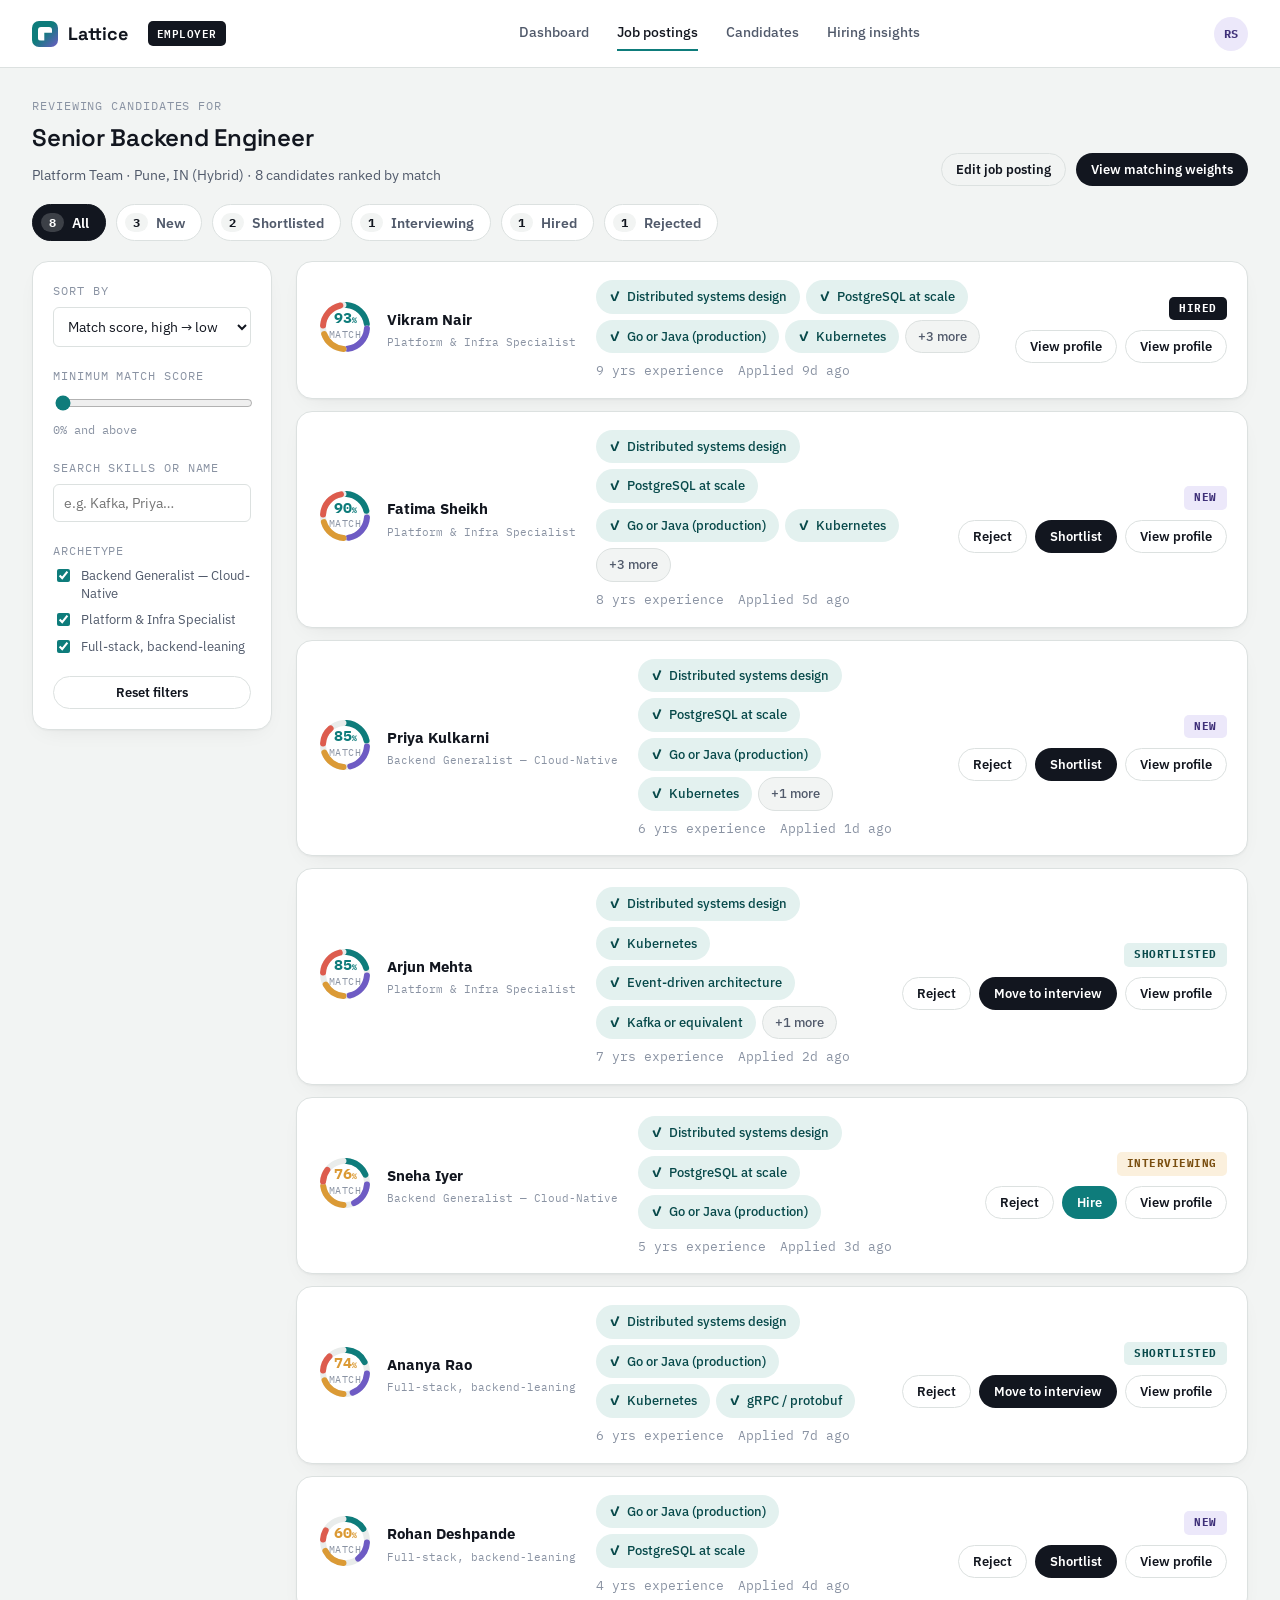
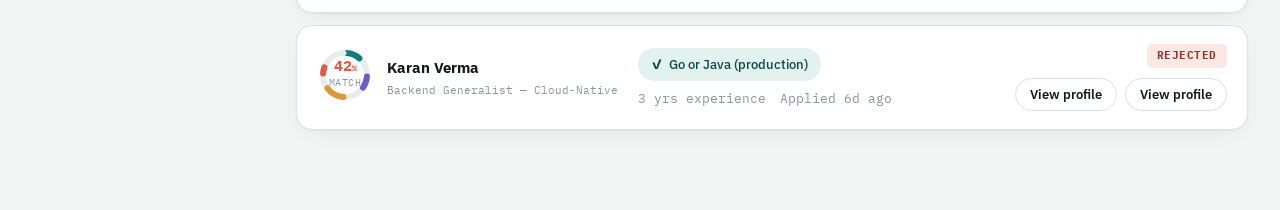
<file: candidate-review/index.html>
<!doctype html>
<html lang="en">
<head>
<meta charset="UTF-8">
<title>Candidate Review · Senior Backend Engineer — Lattice</title>
<meta name="viewport" content="width=device-width, initial-scale=1">
<link rel="preconnect" href="https://fonts.googleapis.com">
<link href="https://fonts.googleapis.com/css2?family=Space+Grotesk:wght@500;600;700&family=IBM+Plex+Sans:wght@400;500;600&family=IBM+Plex+Mono:wght@400;500;600&display=swap" rel="stylesheet">
<link rel="stylesheet" href="../shared/tokens.css">
<link rel="stylesheet" href="candidate-review.css">
</head>
<body>

<header class="lattice-nav">
  <div class="brand"><span class="mark"></span> Lattice <span class="badge badge-ink nav-mode">Employer</span></div>
  <nav>
    <a href="#">Dashboard</a>
    <a href="#" class="active">Job postings</a>
    <a href="#">Candidates</a>
    <a href="#">Hiring insights</a>
  </nav>
  <div class="nav-right">
    <div class="avatar">RS</div>
  </div>
</header>

<div class="cr-context">
  <div class="cr-context-left">
    <span class="eyebrow">Reviewing candidates for</span>
    <h1>Senior Backend Engineer</h1>
    <span class="cr-context-sub">Platform Team · Pune, IN (Hybrid) · 24 candidates ranked by match</span>
  </div>
  <div class="cr-context-actions">
    <button class="btn btn-ghost btn-sm">Edit job posting</button>
    <button class="btn btn-primary btn-sm">View matching weights</button>
  </div>
</div>

<div class="cr-pipeline" id="pipelineBar">
  <button class="pipe-chip active" data-status="all"><span class="pipe-count">24</span>All</button>
  <button class="pipe-chip" data-status="new"><span class="pipe-count">14</span>New</button>
  <button class="pipe-chip" data-status="shortlisted"><span class="pipe-count">5</span>Shortlisted</button>
  <button class="pipe-chip" data-status="interview"><span class="pipe-count">2</span>Interviewing</button>
  <button class="pipe-chip" data-status="hired"><span class="pipe-count">1</span>Hired</button>
  <button class="pipe-chip" data-status="rejected"><span class="pipe-count">2</span>Rejected</button>
</div>

<main class="cr-shell">

  <!-- ============ FILTERS ============ -->
  <aside class="cr-filters card">
    <div class="filter-group">
      <span class="eyebrow">Sort by</span>
      <select id="sortSelect" class="cr-select">
        <option value="score">Match score, high → low</option>
        <option value="score_asc">Match score, low → high</option>
        <option value="recent">Most recently applied</option>
        <option value="experience">Years of experience</option>
      </select>
    </div>

    <div class="filter-group">
      <span class="eyebrow">Minimum match score</span>
      <input type="range" min="0" max="100" value="0" id="scoreSlider" class="cr-range">
      <div class="cr-range-val"><span id="scoreSliderVal">0</span>% and above</div>
    </div>

    <div class="filter-group">
      <span class="eyebrow">Search skills or name</span>
      <input type="text" id="searchInput" class="cr-input" placeholder="e.g. Kafka, Priya…">
    </div>

    <div class="filter-group">
      <span class="eyebrow">Archetype</span>
      <div class="filter-checks" id="archetypeFilters">
        <label><input type="checkbox" value="Backend Generalist — Cloud-Native" checked> Backend Generalist — Cloud-Native</label>
        <label><input type="checkbox" value="Platform & Infra Specialist" checked> Platform & Infra Specialist</label>
        <label><input type="checkbox" value="Full-stack, backend-leaning" checked> Full-stack, backend-leaning</label>
      </div>
    </div>

    <button class="btn btn-ghost btn-sm" id="resetFilters" style="width:100%;">Reset filters</button>
  </aside>

  <!-- ============ CANDIDATE LIST ============ -->
  <section class="cr-list" id="candidateList"></section>

</main>

<!-- ============ CANDIDATE DRAWER ============ -->
<div class="drawer-overlay" id="drawerOverlay" hidden>
  <div class="drawer card" role="dialog" aria-modal="true" aria-labelledby="drawerName">
    <button class="modal-close" id="drawerClose" aria-label="Close">✕</button>

    <div class="drawer-head">
      <div class="drawer-avatar" id="drawerAvatar"></div>
      <div>
        <h3 id="drawerName">—</h3>
        <span class="eyebrow" id="drawerArchetype">—</span>
      </div>
      <div id="drawerRing" class="drawer-ring"></div>
    </div>

    <nav class="drawer-tabs">
      <button class="drawer-tab active" data-dtab="profile">Profile</button>
      <button class="drawer-tab" data-dtab="skills">Skill match</button>
      <button class="drawer-tab" data-dtab="delta">What's different</button>
    </nav>

    <div class="drawer-panel" data-dpanel="profile">
      <section class="drawer-block">
        <span class="eyebrow">AI summary</span>
        <p id="drawerSummary" class="drawer-summary"></p>
      </section>
      <section class="drawer-block">
        <span class="eyebrow">Work experience</span>
        <ul class="drawer-history" id="drawerHistory"></ul>
      </section>
      <section class="drawer-block">
        <span class="eyebrow">Education & certifications</span>
        <ul class="drawer-history" id="drawerEducation"></ul>
      </section>
    </div>

    <div class="drawer-panel" data-dpanel="skills" hidden>
      <section class="drawer-block">
        <span class="eyebrow">Required for this role</span>
        <div class="chip-row" id="drawerSkillRow"></div>
      </section>
      <section class="drawer-block">
        <span class="eyebrow">Score breakdown</span>
        <div id="drawerLegend" class="drawer-legend"></div>
      </section>
    </div>

    <div class="drawer-panel" data-dpanel="delta" hidden>
      <section class="drawer-block">
        <span class="eyebrow">vs. typical archetype peers</span>
        <p class="drawer-delta-intro">Stored as a delta against the closest resume archetype — these are the parts of this resume that diverge from that baseline.</p>
        <ul class="delta-list" id="drawerDelta"></ul>
      </section>
    </div>

    <div class="drawer-footer">
      <button class="btn btn-ghost btn-sm" id="drawerReject">Reject</button>
      <button class="btn btn-ghost btn-sm" id="drawerShortlist">Shortlist</button>
      <button class="btn btn-primary btn-sm" id="drawerInterview">Move to interview</button>
      <button class="btn btn-teal btn-sm" id="drawerHire">Hire candidate</button>
    </div>
  </div>
</div>

<!-- ============ FEEDBACK MODAL (on hire) ============ -->
<div class="modal-overlay" id="feedbackOverlay" hidden>
  <div class="modal card feedback-modal" role="dialog" aria-modal="true" aria-labelledby="feedbackTitle">
    <button class="modal-close" id="feedbackClose" aria-label="Close">✕</button>
    <span class="eyebrow">Feedback improves future matching</span>
    <h3 id="feedbackTitle">Why was <span id="feedbackName">this candidate</span> selected?</h3>
    <p class="modal-sub">Your answer trains the matching model for future Senior Backend Engineer searches.</p>

    <label class="apply-field">
      <span>What stood out about this hire?</span>
      <textarea rows="3" placeholder="e.g. Strong ownership of a similar migration at their last role…"></textarea>
    </label>

    <div class="apply-field">
      <span>Which skills mattered most in the decision?</span>
      <div class="chip-row" id="feedbackSkillChips"></div>
    </div>

    <label class="apply-field">
      <span>What differentiated them from other candidates?</span>
      <textarea rows="3" placeholder="e.g. Only candidate with hands-on Kafka migration experience…"></textarea>
    </label>

    <div class="modal-actions">
      <button class="btn btn-ghost" id="feedbackSkip">Skip for now</button>
      <button class="btn btn-teal" id="feedbackSubmit">Submit feedback</button>
    </div>
  </div>
</div>

<div class="toast" id="toast" hidden></div>

<script src="../shared/match-ring.js"></script>
<script src="candidate-review.js"></script>
</body>
</html>
</file>
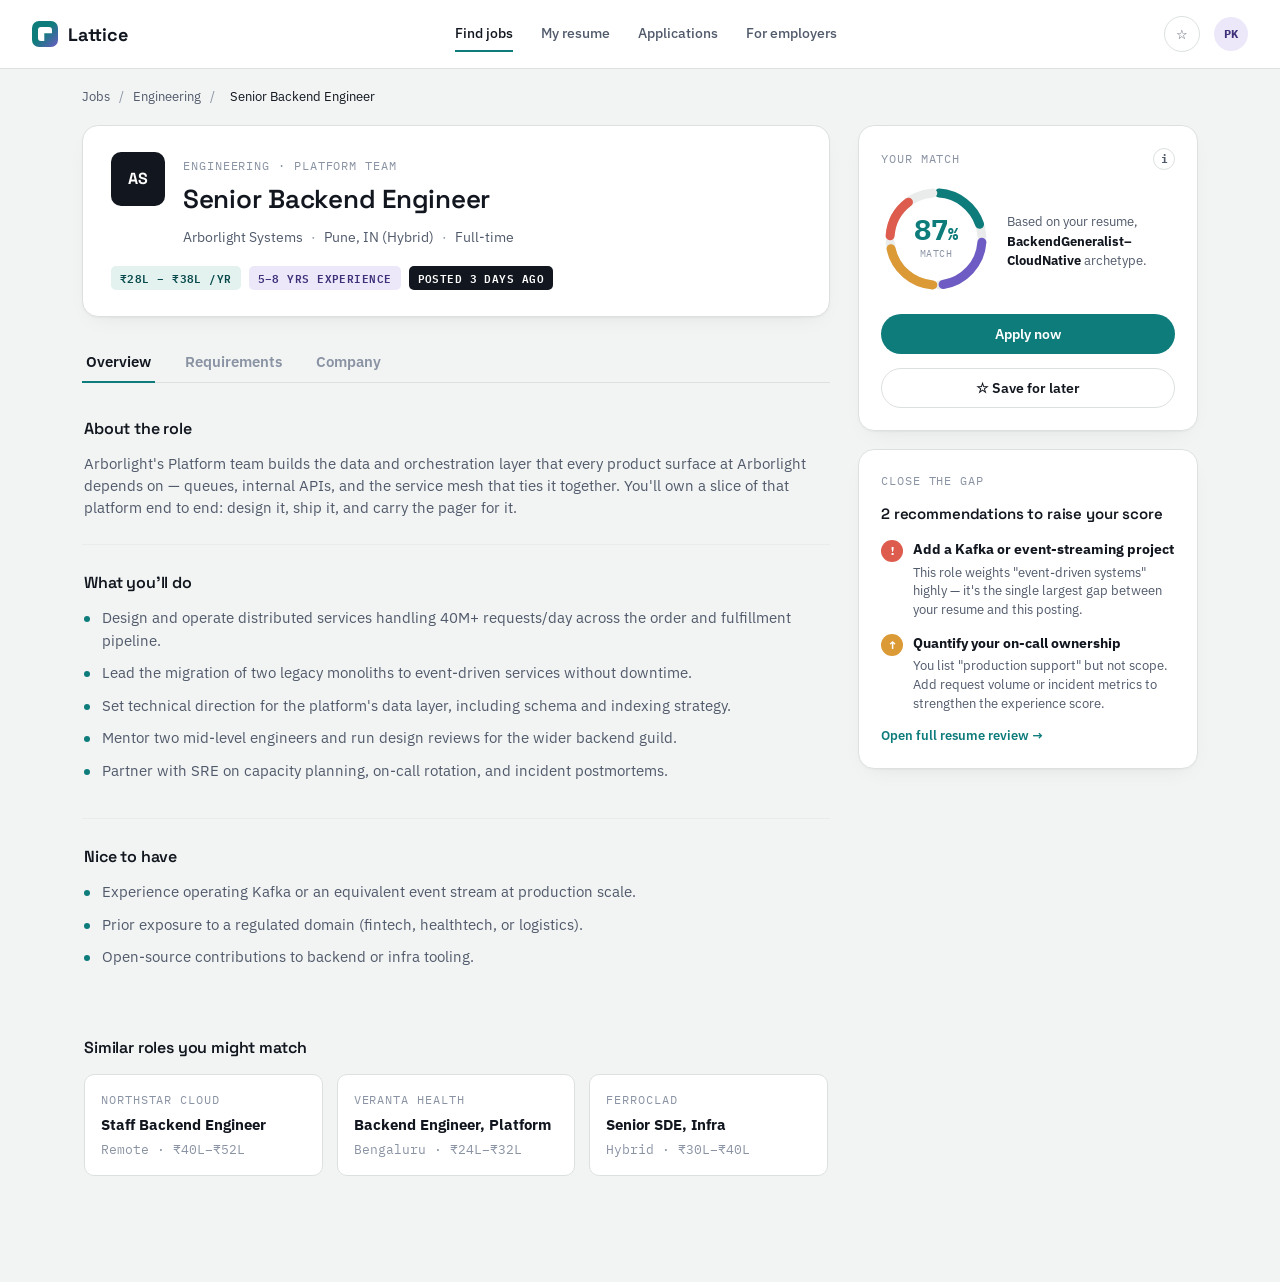
<file: job-detail/index.html>
<!doctype html>
<html lang="en">
<head>
<meta charset="UTF-8">
<title>Senior Backend Engineer · Arborlight Systems — Lattice</title>
<meta name="viewport" content="width=device-width, initial-scale=1">
<link rel="preconnect" href="https://fonts.googleapis.com">
<link href="https://fonts.googleapis.com/css2?family=Space+Grotesk:wght@500;600;700&family=IBM+Plex+Sans:wght@400;500;600&family=IBM+Plex+Mono:wght@400;500;600&display=swap" rel="stylesheet">
<link rel="stylesheet" href="../shared/tokens.css">
<link rel="stylesheet" href="job-detail.css">
</head>
<body>

<header class="lattice-nav">
  <div class="brand"><span class="mark"></span> Lattice</div>
  <nav>
    <a href="#" class="active">Find jobs</a>
    <a href="#">My resume</a>
    <a href="#">Applications</a>
    <a href="#">For employers</a>
  </nav>
  <div class="nav-right">
    <button class="icon-btn" id="saveJobTop" title="Save job" aria-label="Save job">☆</button>
    <div class="avatar">PK</div>
  </div>
</header>

<div class="jd-breadcrumb">
  <a href="#">Jobs</a> <span>/</span> <a href="#">Engineering</a> <span>/</span> <span class="current">Senior Backend Engineer</span>
</div>

<main class="jd-shell">

  <!-- ============ LEFT: job content ============ -->
  <section class="jd-main">

    <div class="jd-headcard card">
      <div class="jd-headcard-top">
        <div class="jd-logo" aria-hidden="true">AS</div>
        <div class="jd-head-text">
          <span class="eyebrow">Engineering · Platform Team</span>
          <h1>Senior Backend Engineer</h1>
          <div class="jd-meta-row">
            <span class="jd-meta">Arborlight Systems</span>
            <span class="jd-dot">·</span>
            <span class="jd-meta">Pune, IN (Hybrid)</span>
            <span class="jd-dot">·</span>
            <span class="jd-meta">Full-time</span>
          </div>
        </div>
      </div>
      <div class="jd-headcard-tags">
        <span class="badge badge-teal">₹28L – ₹38L /yr</span>
        <span class="badge badge-violet">5–8 yrs experience</span>
        <span class="badge badge-ink">Posted 3 days ago</span>
      </div>
    </div>

    <nav class="jd-tabs" role="tablist">
      <button class="jd-tab active" data-tab="overview">Overview</button>
      <button class="jd-tab" data-tab="requirements">Requirements</button>
      <button class="jd-tab" data-tab="company">Company</button>
    </nav>

    <div class="jd-panel" data-panel="overview">
      <section class="jd-block">
        <h3>About the role</h3>
        <p>
          Arborlight's Platform team builds the data and orchestration layer that every product
          surface at Arborlight depends on — queues, internal APIs, and the service mesh that ties
          it together. You'll own a slice of that platform end to end: design it, ship it, and carry
          the pager for it.
        </p>
      </section>

      <section class="jd-block">
        <h3>What you'll do</h3>
        <ul class="jd-bullets">
          <li>Design and operate distributed services handling 40M+ requests/day across the order and fulfillment pipeline.</li>
          <li>Lead the migration of two legacy monoliths to event-driven services without downtime.</li>
          <li>Set technical direction for the platform's data layer, including schema and indexing strategy.</li>
          <li>Mentor two mid-level engineers and run design reviews for the wider backend guild.</li>
          <li>Partner with SRE on capacity planning, on-call rotation, and incident postmortems.</li>
        </ul>
      </section>

      <section class="jd-block">
        <h3>Nice to have</h3>
        <ul class="jd-bullets">
          <li>Experience operating Kafka or an equivalent event stream at production scale.</li>
          <li>Prior exposure to a regulated domain (fintech, healthtech, or logistics).</li>
          <li>Open-source contributions to backend or infra tooling.</li>
        </ul>
      </section>
    </div>

    <div class="jd-panel" data-panel="requirements" hidden>
      <section class="jd-block">
        <h3>Required skills</h3>
        <p class="jd-block-sub">Skills below are checked against your uploaded resume.</p>
        <div class="chip-row" id="skillChipRow"></div>
      </section>
      <section class="jd-block">
        <h3>Qualifications</h3>
        <ul class="jd-bullets">
          <li>Bachelor's degree in Computer Science, Engineering, or equivalent practical experience.</li>
          <li>5+ years building backend systems in production.</li>
          <li>Demonstrated ownership of a service from design through on-call.</li>
        </ul>
      </section>
      <section class="jd-block">
        <h3>Certifications (preferred, not required)</h3>
        <div class="chip-row">
          <span class="chip mono">AWS Solutions Architect</span>
          <span class="chip mono">CKA — Kubernetes</span>
        </div>
      </section>
    </div>

    <div class="jd-panel" data-panel="company" hidden>
      <section class="jd-block">
        <h3>About Arborlight Systems</h3>
        <p>
          Arborlight builds inventory and fulfillment infrastructure for mid-size retailers. Founded
          in 2017, the platform team is 22 engineers across Pune and remote, split between backend
          services, data infra, and developer tooling.
        </p>
        <div class="company-stats">
          <div><span class="stat-num">220</span><span class="stat-label">Employees</span></div>
          <div><span class="stat-num">2017</span><span class="stat-label">Founded</span></div>
          <div><span class="stat-num">4.3</span><span class="stat-label">Employer rating</span></div>
        </div>
      </section>
    </div>

    <section class="jd-block similar-jobs">
      <h3>Similar roles you might match</h3>
      <div class="similar-grid">
        <a class="similar-card" href="#">
          <span class="eyebrow">Northstar Cloud</span>
          <strong>Staff Backend Engineer</strong>
          <span class="similar-meta">Remote · ₹40L–₹52L</span>
        </a>
        <a class="similar-card" href="#">
          <span class="eyebrow">Veranta Health</span>
          <strong>Backend Engineer, Platform</strong>
          <span class="similar-meta">Bengaluru · ₹24L–₹32L</span>
        </a>
        <a class="similar-card" href="#">
          <span class="eyebrow">Ferroclad</span>
          <strong>Senior SDE, Infra</strong>
          <span class="similar-meta">Hybrid · ₹30L–₹40L</span>
        </a>
      </div>
    </section>

  </section>

  <!-- ============ RIGHT: match + apply ============ -->
  <aside class="jd-side">

    <div class="card jd-match-card">
      <div class="jd-match-top">
        <span class="eyebrow">Your match</span>
        <button class="icon-btn icon-btn-tiny" id="whyScoreBtn" aria-expanded="false" title="How is this calculated?">i</button>
      </div>
      <div class="jd-ring-row">
        <div id="matchRing"></div>
        <div class="jd-ring-summary">
          <p>Based on your resume, <strong>BackendGeneralist–CloudNative</strong> archetype.</p>
        </div>
      </div>

      <div class="jd-why" id="whyScorePanel" hidden>
        <p class="jd-why-text">
          Your overall score weights each section the way this employer ranked it: skills and
          experience carry the most weight for this role, education and certifications less so.
        </p>
        <div class="jd-why-row"><span>Skills</span><span class="mono">weight ×0.40</span></div>
        <div class="jd-why-row"><span>Experience</span><span class="mono">weight ×0.35</span></div>
        <div class="jd-why-row"><span>Education</span><span class="mono">weight ×0.15</span></div>
        <div class="jd-why-row"><span>Certifications</span><span class="mono">weight ×0.10</span></div>
      </div>

      <button class="btn btn-teal jd-apply-btn" id="applyBtn">Apply now</button>
      <button class="btn btn-ghost jd-save-btn" id="saveJobBtn">☆ Save for later</button>
    </div>

    <div class="card jd-gap-card">
      <span class="eyebrow">Close the gap</span>
      <h4>2 recommendations to raise your score</h4>
      <ul class="jd-gap-list">
        <li>
          <span class="gap-icon coral">!</span>
          <div>
            <strong>Add a Kafka or event-streaming project</strong>
            <p>This role weights "event-driven systems" highly — it's the single largest gap between your resume and this posting.</p>
          </div>
        </li>
        <li>
          <span class="gap-icon amber">↑</span>
          <div>
            <strong>Quantify your on-call ownership</strong>
            <p>You list "production support" but not scope. Add request volume or incident metrics to strengthen the experience score.</p>
          </div>
        </li>
      </ul>
      <a class="jd-gap-link" href="#">Open full resume review →</a>
    </div>

  </aside>
</main>

<!-- ============ APPLY MODAL ============ -->
<div class="modal-overlay" id="applyOverlay" hidden>
  <div class="modal card" role="dialog" aria-modal="true" aria-labelledby="applyTitle">
    <button class="modal-close" id="applyClose" aria-label="Close">✕</button>
    <span class="eyebrow">Arborlight Systems</span>
    <h3 id="applyTitle">Apply to Senior Backend Engineer</h3>
    <p class="modal-sub">Your structured resume profile is sent — no re-typing required.</p>
    <div class="apply-resume-row">
      <span class="badge badge-teal">resume.pdf · analyzed</span>
      <span class="mono apply-match">87% match</span>
    </div>
    <label class="apply-field">
      <span>Note to hiring team (optional)</span>
      <textarea rows="3" placeholder="Anything you'd like to add to your application…"></textarea>
    </label>
    <div class="modal-actions">
      <button class="btn btn-ghost" id="applyCancel">Cancel</button>
      <button class="btn btn-teal" id="applySubmit">Submit application</button>
    </div>
  </div>
</div>

<div class="toast" id="toast" hidden></div>

<script src="../shared/match-ring.js"></script>
<script src="job-detail.js"></script>
</body>
</html>
</file>
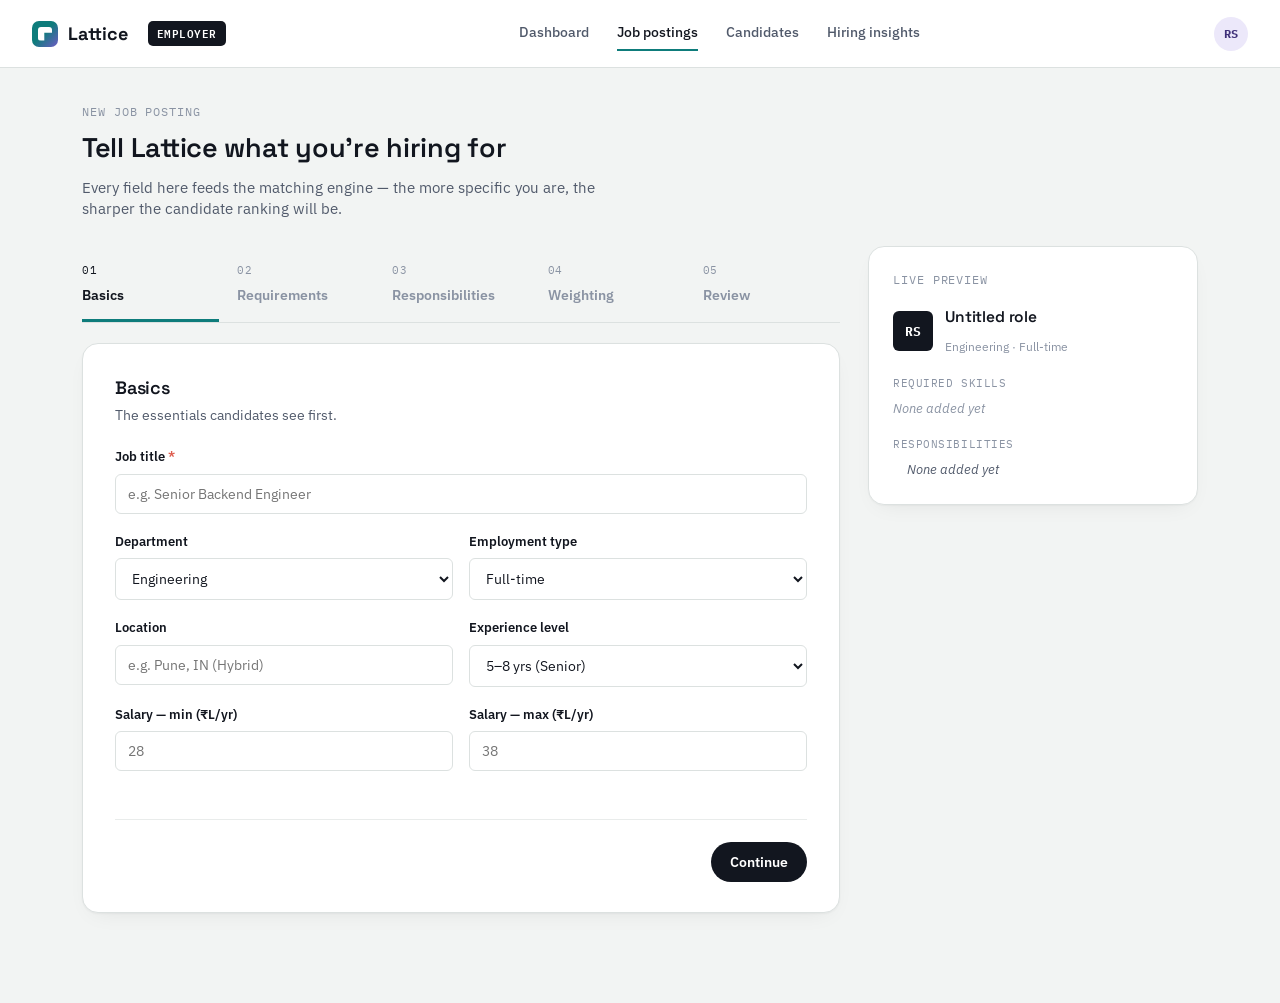
<file: job-wizard/index.html>
<!doctype html>
<html lang="en">
<head>
<meta charset="UTF-8">
<title>Create a job posting — Lattice</title>
<meta name="viewport" content="width=device-width, initial-scale=1">
<link rel="preconnect" href="https://fonts.googleapis.com">
<link href="https://fonts.googleapis.com/css2?family=Space+Grotesk:wght@500;600;700&family=IBM+Plex+Sans:wght@400;500;600&family=IBM+Plex+Mono:wght@400;500;600&display=swap" rel="stylesheet">
<link rel="stylesheet" href="../shared/tokens.css">
<link rel="stylesheet" href="job-wizard.css">
</head>
<body>

<header class="lattice-nav">
  <div class="brand"><span class="mark"></span> Lattice <span class="badge badge-ink nav-mode">Employer</span></div>
  <nav>
    <a href="#">Dashboard</a>
    <a href="#" class="active">Job postings</a>
    <a href="#">Candidates</a>
    <a href="#">Hiring insights</a>
  </nav>
  <div class="nav-right"><div class="avatar">RS</div></div>
</header>

<div class="wiz-head">
  <span class="eyebrow">New job posting</span>
  <h1>Tell Lattice what you're hiring for</h1>
  <p class="wiz-head-sub">Every field here feeds the matching engine — the more specific you are, the sharper the candidate ranking will be.</p>
</div>

<main class="wiz-shell" id="wizardRoot">

  <!-- ============ STEPPER + FORM ============ -->
  <section class="wiz-form-col">

    <ol class="wiz-stepper" id="stepper">
      <li class="wiz-step-dot active" data-step="1"><span class="dot-num">01</span><span class="dot-label">Basics</span></li>
      <li class="wiz-step-dot" data-step="2"><span class="dot-num">02</span><span class="dot-label">Requirements</span></li>
      <li class="wiz-step-dot" data-step="3"><span class="dot-num">03</span><span class="dot-label">Responsibilities</span></li>
      <li class="wiz-step-dot" data-step="4"><span class="dot-num">04</span><span class="dot-label">Weighting</span></li>
      <li class="wiz-step-dot" data-step="5"><span class="dot-num">05</span><span class="dot-label">Review</span></li>
    </ol>

    <form class="wiz-form card" id="wizardForm">

      <!-- STEP 1 — BASICS -->
      <div class="wiz-panel" data-panel="1">
        <h3>Basics</h3>
        <p class="wiz-panel-sub">The essentials candidates see first.</p>

        <label class="wiz-field">
          <span>Job title <span class="req">*</span></span>
          <input type="text" id="f-title" placeholder="e.g. Senior Backend Engineer" required>
        </label>

        <div class="wiz-row">
          <label class="wiz-field">
            <span>Department</span>
            <select id="f-department">
              <option>Engineering</option><option>Product</option><option>Design</option>
              <option>Data & AI</option><option>Sales</option><option>Operations</option>
            </select>
          </label>
          <label class="wiz-field">
            <span>Employment type</span>
            <select id="f-type">
              <option>Full-time</option><option>Part-time</option><option>Contract</option><option>Internship</option>
            </select>
          </label>
        </div>

        <div class="wiz-row">
          <label class="wiz-field">
            <span>Location</span>
            <input type="text" id="f-location" placeholder="e.g. Pune, IN (Hybrid)">
          </label>
          <label class="wiz-field">
            <span>Experience level</span>
            <select id="f-explevel">
              <option>0–2 yrs (Junior)</option><option>2–5 yrs (Mid)</option>
              <option selected>5–8 yrs (Senior)</option><option>8+ yrs (Staff / Lead)</option>
            </select>
          </label>
        </div>

        <div class="wiz-row">
          <label class="wiz-field">
            <span>Salary — min (₹L/yr)</span>
            <input type="number" id="f-salmin" placeholder="28">
          </label>
          <label class="wiz-field">
            <span>Salary — max (₹L/yr)</span>
            <input type="number" id="f-salmax" placeholder="38">
          </label>
        </div>
      </div>

      <!-- STEP 2 — REQUIREMENTS -->
      <div class="wiz-panel" data-panel="2" hidden>
        <h3>Requirements</h3>
        <p class="wiz-panel-sub">Skills are matched directly against each candidate's resume profile.</p>

        <label class="wiz-field">
          <span>Required skills <span class="req">*</span></span>
          <div class="chip-input" id="skillChipInput">
            <div class="chip-input-tags" id="skillTags"></div>
            <input type="text" id="f-skillEntry" placeholder="Type a skill and press Enter…">
          </div>
          <span class="wiz-hint">e.g. Kubernetes, PostgreSQL, Event-driven architecture</span>
        </label>

        <label class="wiz-field">
          <span>Preferred certifications (optional)</span>
          <div class="chip-input" id="certChipInput">
            <div class="chip-input-tags" id="certTags"></div>
            <input type="text" id="f-certEntry" placeholder="Type a certification and press Enter…">
          </div>
        </label>

        <div class="wiz-row">
          <label class="wiz-field">
            <span>Minimum education</span>
            <select id="f-education">
              <option>No minimum</option>
              <option selected>Bachelor's degree or equivalent experience</option>
              <option>Master's degree</option>
            </select>
          </label>
          <label class="wiz-field">
            <span>Minimum years of experience</span>
            <input type="number" id="f-minyears" placeholder="5">
          </label>
        </div>
      </div>

      <!-- STEP 3 — RESPONSIBILITIES -->
      <div class="wiz-panel" data-panel="3" hidden>
        <h3>Responsibilities</h3>
        <p class="wiz-panel-sub">What this person will actually do day to day.</p>

        <div class="wiz-field">
          <span>Core responsibilities</span>
          <div class="dyn-list" id="respList"></div>
          <button type="button" class="btn btn-ghost btn-sm dyn-add" id="respAdd">+ Add responsibility</button>
        </div>

        <div class="wiz-field">
          <span>Nice to have (optional)</span>
          <div class="dyn-list" id="niceList"></div>
          <button type="button" class="btn btn-ghost btn-sm dyn-add" id="niceAdd">+ Add nice-to-have</button>
        </div>
      </div>

      <!-- STEP 4 — WEIGHTING -->
      <div class="wiz-panel" data-panel="4" hidden>
        <h3>Section weighting</h3>
        <p class="wiz-panel-sub">Tell the matching engine which parts of a resume matter most for this role. Adjusting one slider rebalances the rest, so the total always stays at 100%.</p>

        <div class="weight-rows" id="weightRows"></div>
        <div class="weight-total">Total <span id="weightTotal" class="mono">100%</span></div>
      </div>

      <!-- STEP 5 — REVIEW -->
      <div class="wiz-panel" data-panel="5" hidden>
        <h3>Review & publish</h3>
        <p class="wiz-panel-sub">This is exactly what candidates and the matching engine will see.</p>
        <div class="review-block" id="reviewBlock"></div>
      </div>

      <div class="wiz-nav-buttons">
        <button type="button" class="btn btn-ghost" id="wizBack">Back</button>
        <button type="button" class="btn btn-primary" id="wizNext">Continue</button>
        <button type="button" class="btn btn-teal" id="wizPublish" hidden>Publish job posting</button>
      </div>
    </form>
  </section>

  <!-- ============ LIVE PREVIEW ============ -->
  <aside class="wiz-preview-col">
    <div class="card wiz-preview-card">
      <span class="eyebrow">Live preview</span>
      <div class="prev-head">
        <div class="prev-logo">RS</div>
        <div>
          <h4 id="prevTitle">Untitled role</h4>
          <span class="prev-meta" id="prevMeta">Add details to see them appear here</span>
        </div>
      </div>

      <div class="prev-section">
        <span class="prev-label">Required skills</span>
        <div class="chip-row" id="prevSkills"><span class="prev-empty">None added yet</span></div>
      </div>

      <div class="prev-section">
        <span class="prev-label">Responsibilities</span>
        <ul class="prev-list" id="prevResp"><li class="prev-empty">None added yet</li></ul>
      </div>

      <div class="prev-section" id="prevWeightSection" hidden>
        <span class="prev-label">How candidates will be scored</span>
        <div class="prev-weight-row">
          <div id="weightRing"></div>
          <div class="weight-legend" id="weightLegend"></div>
        </div>
      </div>
    </div>
  </aside>

</main>

<!-- ============ SUCCESS STATE ============ -->
<div class="success-overlay" id="successOverlay" hidden>
  <div class="card success-card">
    <div class="success-mark">✓</div>
    <h2>Job posting published</h2>
    <p>Lattice will start scoring incoming resumes against this spec immediately. You can track ranked candidates from the review dashboard.</p>
    <div class="success-actions">
      <a class="btn btn-ghost" href="../candidate-review/index.html">Go to candidate review</a>
      <button class="btn btn-teal" id="postAnother">Post another job</button>
    </div>
  </div>
</div>

<script src="job-wizard.js"></script>
</body>
</html>
</file>
<file: shared/tokens.css>
/* ============================================================
   LATTICE — shared design tokens & base components
   Used by: job-detail, candidate-review, job-wizard
   ============================================================ */

:root{
  /* color */
  --ink:        #12161F;
  --ink-soft:   #515A6B;
  --ink-faint:  #8A93A3;
  --paper:      #F2F4F3;
  --surface:    #FFFFFF;
  --line:       #DCE1E0;
  --line-soft:  #E9ECEB;

  --teal:       #0E7C7B;
  --teal-dim:   #E3F1EF;
  --teal-ink:   #07494A;

  --amber:      #DB9A35;
  --amber-dim:  #FBF0DD;

  --coral:      #DD5C4E;
  --coral-dim:  #FBE8E5;

  --violet:     #6E5BC4;
  --violet-dim: #ECE8FA;

  /* type */
  --font-display: "Space Grotesk", "Helvetica Neue", Arial, sans-serif;
  --font-body:    "IBM Plex Sans", "Helvetica Neue", Arial, sans-serif;
  --font-mono:    "IBM Plex Mono", "SFMono-Regular", Menlo, monospace;

  /* scale */
  --radius-s:  6px;
  --radius-m:  10px;
  --radius-l:  16px;
  --shadow-card: 0 1px 2px rgba(18,22,31,0.04), 0 8px 24px -12px rgba(18,22,31,0.10);
  --shadow-pop:  0 12px 32px -8px rgba(18,22,31,0.22);
}

*,*::before,*::after{ box-sizing:border-box; }
html,body{ margin:0; padding:0; }
body{
  font-family:var(--font-body);
  color:var(--ink);
  background:var(--paper);
  -webkit-font-smoothing:antialiased;
  line-height:1.5;
}
img,svg{ display:block; max-width:100%; }
a{ color:inherit; text-decoration:none; }
button{ font-family:inherit; }
ul{ margin:0; padding:0; list-style:none; }
h1,h2,h3,h4{ margin:0; font-family:var(--font-display); font-weight:600; letter-spacing:-0.01em; }
p{ margin:0; }
:focus-visible{ outline:2px solid var(--teal); outline-offset:2px; border-radius:4px; }

.eyebrow{
  font-family:var(--font-mono);
  font-size:11.5px;
  letter-spacing:0.08em;
  text-transform:uppercase;
  color:var(--ink-faint);
}

/* ---------- top nav (shared shell) ---------- */
.lattice-nav{
  display:flex; align-items:center; justify-content:space-between;
  padding:16px 32px;
  background:var(--surface);
  border-bottom:1px solid var(--line);
  position:sticky; top:0; z-index:40;
}
.lattice-nav .brand{
  display:flex; align-items:center; gap:10px;
  font-family:var(--font-display); font-weight:700; font-size:18px; color:var(--ink);
}
.lattice-nav .brand .mark{
  width:26px; height:26px; border-radius:7px;
  background:
    linear-gradient(135deg, var(--teal) 0%, var(--teal) 45%, var(--violet) 100%);
  position:relative; flex:none;
}
.lattice-nav .brand .mark::before{
  content:""; position:absolute; inset:6px;
  background:var(--surface); border-radius:3px;
  clip-path:polygon(0 0,100% 0,100% 45%,45% 45%,45% 100%,0 100%);
}
.lattice-nav nav{ display:flex; gap:28px; }
.lattice-nav nav a{
  font-size:14px; color:var(--ink-soft); font-weight:500;
  padding:6px 0; border-bottom:2px solid transparent;
}
.lattice-nav nav a.active{ color:var(--ink); border-bottom-color:var(--teal); }
.lattice-nav .nav-right{ display:flex; align-items:center; gap:14px; }

/* ---------- buttons ---------- */
.btn{
  display:inline-flex; align-items:center; justify-content:center; gap:8px;
  font-family:var(--font-body); font-size:14px; font-weight:600;
  padding:10px 18px; border-radius:999px; border:1px solid transparent;
  cursor:pointer; transition:transform .15s ease, box-shadow .15s ease, background .15s ease;
  white-space:nowrap;
}
.btn:active{ transform:translateY(1px); }
.btn-primary{ background:var(--ink); color:var(--surface); }
.btn-primary:hover{ background:#262C3A; }
.btn-teal{ background:var(--teal); color:#fff; }
.btn-teal:hover{ background:var(--teal-ink); }
.btn-ghost{ background:transparent; color:var(--ink); border-color:var(--line); }
.btn-ghost:hover{ background:var(--paper); }
.btn-coral{ background:var(--coral); color:#fff; }
.btn-coral:hover{ background:#C24A3D; }
.btn-sm{ padding:7px 14px; font-size:13px; }
.btn:disabled{ opacity:.45; cursor:not-allowed; }
.icon-btn{
  width:36px; height:36px; border-radius:999px; border:1px solid var(--line);
  background:var(--surface); display:flex; align-items:center; justify-content:center;
  cursor:pointer; color:var(--ink-soft);
}
.icon-btn:hover{ background:var(--paper); color:var(--ink); }
.icon-btn.active{ background:var(--teal-dim); color:var(--teal-ink); border-color:var(--teal); }

/* ---------- card ---------- */
.card{
  background:var(--surface);
  border:1px solid var(--line);
  border-radius:var(--radius-l);
  box-shadow:var(--shadow-card);
}

/* ---------- chips / pills / tags ---------- */
.chip{
  display:inline-flex; align-items:center; gap:6px;
  font-size:13px; font-weight:500; padding:6px 12px;
  border-radius:999px; background:var(--paper); border:1px solid var(--line);
  color:var(--ink-soft);
}
.chip.matched{ background:var(--teal-dim); color:var(--teal-ink); border-color:transparent; }
.chip.matched::before{ content:"✓"; font-weight:700; }
.chip.missing{ background:var(--coral-dim); color:#8C3A30; border-color:transparent; border-style:dashed; border-width:1px; }
.chip.missing::before{ content:"+"; font-weight:700; }
.chip.mono{ font-family:var(--font-mono); font-size:12px; }
.chip-row{ display:flex; flex-wrap:wrap; gap:8px; }

.badge{
  display:inline-flex; align-items:center; gap:6px;
  font-family:var(--font-mono); font-size:11px; letter-spacing:.04em; text-transform:uppercase;
  padding:4px 9px; border-radius:5px; font-weight:600;
}
.badge-teal{ background:var(--teal-dim); color:var(--teal-ink); }
.badge-amber{ background:var(--amber-dim); color:#7A4F11; }
.badge-coral{ background:var(--coral-dim); color:#8C3A30; }
.badge-violet{ background:var(--violet-dim); color:#3F3079; }
.badge-ink{ background:var(--ink); color:var(--surface); }

/* ---------- match ring (see match-ring.js) ---------- */
.match-ring-wrap{ position:relative; display:inline-flex; align-items:center; justify-content:center; }
.match-ring-wrap .ring-center{
  position:absolute; inset:0; display:flex; flex-direction:column; align-items:center; justify-content:center;
}
.match-ring-wrap .ring-score{
  font-family:var(--font-mono); font-weight:700; line-height:1;
}
.match-ring-wrap .ring-label{
  font-family:var(--font-mono); font-size:9.5px; color:var(--ink-faint); letter-spacing:.06em; text-transform:uppercase; margin-top:2px;
}
.ring-seg{ fill:none; stroke-linecap:round; transform-origin:center; }

/* ---------- scrollbar (subtle) ---------- */
::-webkit-scrollbar{ width:10px; height:10px; }
::-webkit-scrollbar-thumb{ background:#D2D7D6; border-radius:999px; }
::-webkit-scrollbar-track{ background:transparent; }

/* ---------- utility ---------- */
.visually-hidden{ position:absolute; width:1px; height:1px; overflow:hidden; clip:rect(0,0,0,0); }
[hidden] { display: none !important; }
</file>
<file: candidate-review/candidate-review.css>
/* ============================================================
   candidate-review.css
   ============================================================ */

.avatar{
  width:34px; height:34px; border-radius:999px;
  background:var(--violet-dim); color:#3F3079;
  display:flex; align-items:center; justify-content:center;
  font-family:var(--font-mono); font-size:12px; font-weight:700;
}
.nav-mode{ margin-left:10px; vertical-align:1px; }

/* ---------- context bar ---------- */
.cr-context{
  max-width:1280px; margin:0 auto; padding:24px 32px 0;
  display:flex; align-items:flex-end; justify-content:space-between; gap:20px;
}
.cr-context-left h1{ font-size:24px; margin:4px 0 6px; }
.cr-context-sub{ font-size:13.5px; color:var(--ink-soft); }
.cr-context-actions{ display:flex; gap:10px; flex:none; }

/* ---------- pipeline chip bar ---------- */
.cr-pipeline{
  max-width:1280px; margin:18px auto 0; padding:0 32px;
  display:flex; gap:10px; flex-wrap:wrap;
}
.pipe-chip{
  display:flex; align-items:center; gap:8px;
  background:var(--surface); border:1px solid var(--line); border-radius:999px;
  padding:8px 16px 8px 8px; font-size:13.5px; font-weight:600; color:var(--ink-soft);
  cursor:pointer; transition:border-color .15s, color .15s;
}
.pipe-chip:hover{ border-color:var(--teal); color:var(--ink); }
.pipe-chip.active{ background:var(--ink); color:#fff; border-color:var(--ink); }
.pipe-chip.active .pipe-count{ background:rgba(255,255,255,.18); color:#fff; }
.pipe-count{
  font-family:var(--font-mono); font-size:11.5px; font-weight:700;
  background:var(--paper); color:var(--ink); border-radius:999px; padding:2px 8px;
}

/* ---------- shell layout ---------- */
.cr-shell{
  max-width:1280px; margin:0 auto; padding:20px 32px 80px;
  display:grid; grid-template-columns:240px 1fr; gap:24px; align-items:start;
}

/* ---------- filters ---------- */
.cr-filters{ padding:20px; display:flex; flex-direction:column; gap:20px; position:sticky; top:90px; }
.filter-group{ display:flex; flex-direction:column; gap:8px; }
.cr-select, .cr-input{
  font-family:var(--font-body); font-size:13.5px; padding:9px 10px;
  border:1px solid var(--line); border-radius:var(--radius-s); color:var(--ink); background:var(--surface);
}
.cr-select:focus, .cr-input:focus{ outline:2px solid var(--teal); outline-offset:1px; }
.cr-range{ width:100%; accent-color:var(--teal); }
.cr-range-val{ font-size:12px; color:var(--ink-faint); font-family:var(--font-mono); }
.filter-checks{ display:flex; flex-direction:column; gap:8px; }
.filter-checks label{ display:flex; gap:8px; font-size:13px; color:var(--ink-soft); align-items:flex-start; line-height:1.4; }
.filter-checks input{ margin-top:2px; accent-color:var(--teal); }

/* ---------- candidate list ---------- */
.cr-list{ display:flex; flex-direction:column; gap:12px; }
.cr-card{
  display:grid; grid-template-columns:auto 1fr auto; align-items:center; gap:20px;
  padding:18px 20px; cursor:pointer;
}
.cr-card:hover{ border-color:var(--teal); }

.cr-card-id{ display:flex; align-items:center; gap:14px; min-width:190px; }
.cr-mini-ring{ flex:none; }
.cr-card-name{ display:flex; flex-direction:column; gap:3px; }
.cr-card-name strong{ font-size:15px; }
.cr-card-archetype{ font-family:var(--font-mono); font-size:11px; color:var(--ink-faint); }

.cr-card-mid{ display:flex; flex-direction:column; gap:8px; }
.cr-card-skills{ display:flex; flex-wrap:wrap; gap:6px; }
.cr-card-facts{ display:flex; gap:14px; font-size:12.5px; color:var(--ink-faint); font-family:var(--font-mono); }

.cr-card-actions{ display:flex; flex-direction:column; align-items:flex-end; gap:10px; }
.cr-status{
  font-family:var(--font-mono); font-size:10.5px; text-transform:uppercase; letter-spacing:.05em;
  padding:4px 10px; border-radius:5px; font-weight:700;
}
.cr-status.new{ background:var(--violet-dim); color:#3F3079; }
.cr-status.shortlisted{ background:var(--teal-dim); color:var(--teal-ink); }
.cr-status.interview{ background:var(--amber-dim); color:#7A4F11; }
.cr-status.hired{ background:var(--ink); color:#fff; }
.cr-status.rejected{ background:var(--coral-dim); color:#8C3A30; }
.cr-card-btn-row{ display:flex; gap:8px; }

.cr-empty{ padding:60px 20px; text-align:center; color:var(--ink-faint); font-size:14px; }

/* ---------- drawer ---------- */
.drawer-overlay{
  position:fixed; inset:0; background:rgba(18,22,31,0.4); z-index:100;
  display:flex; justify-content:flex-end;
}
.drawer{
  width:100%; max-width:520px; height:100%; border-radius:0;
  border-left:1px solid var(--line); padding:28px 30px; overflow-y:auto;
  position:relative; box-shadow:var(--shadow-pop);
  animation:slideIn .22s ease;
}
@keyframes slideIn{ from{ transform:translateX(24px); opacity:.4; } to{ transform:translateX(0); opacity:1; } }

.drawer-head{ display:flex; align-items:center; gap:14px; padding-right:30px; margin-bottom:6px; }
.drawer-avatar{
  width:46px; height:46px; border-radius:999px; flex:none;
  background:var(--violet-dim); color:#3F3079; font-family:var(--font-mono); font-weight:700;
  display:flex; align-items:center; justify-content:center; font-size:14px;
}
.drawer-head h3{ font-size:18px; }
.drawer-ring{ margin-left:auto; flex:none; }

.drawer-tabs{ display:flex; gap:20px; margin-top:18px; border-bottom:1px solid var(--line); }
.drawer-tab{
  background:none; border:none; cursor:pointer; padding:9px 0; font-size:13.5px; font-weight:600;
  color:var(--ink-faint); border-bottom:2px solid transparent; position:relative; top:1px;
}
.drawer-tab.active{ color:var(--ink); border-bottom-color:var(--teal); }

.drawer-panel{ padding-top:18px; }
.drawer-block{ margin-bottom:22px; }
.drawer-block .eyebrow{ display:block; margin-bottom:8px; }
.drawer-summary{ font-size:13.5px; color:var(--ink-soft); line-height:1.6; }

.drawer-history{ display:flex; flex-direction:column; gap:12px; }
.drawer-history li{ display:flex; flex-direction:column; gap:2px; padding-left:14px; border-left:2px solid var(--line); }
.drawer-history strong{ font-size:13.5px; }
.drawer-history span{ font-size:12px; color:var(--ink-faint); font-family:var(--font-mono); }
.drawer-history p{ font-size:12.5px; color:var(--ink-soft); margin-top:2px; }

.drawer-legend{ display:flex; flex-direction:column; gap:10px; }
.dleg-row{ display:flex; align-items:center; gap:10px; font-size:13px; }
.dleg-dot{ width:9px; height:9px; border-radius:999px; flex:none; }
.dleg-label{ flex:1; color:var(--ink-soft); }
.dleg-bar{ width:90px; height:6px; background:var(--line-soft); border-radius:999px; overflow:hidden; flex:none; }
.dleg-bar-fill{ height:100%; border-radius:999px; }
.dleg-value{ font-family:var(--font-mono); font-size:12px; width:34px; text-align:right; }

.drawer-delta-intro{ font-size:12.5px; color:var(--ink-soft); margin-bottom:14px; }
.delta-list{ display:flex; flex-direction:column; gap:12px; }
.delta-list li{
  display:flex; gap:10px; padding:12px 14px; background:var(--paper); border-radius:var(--radius-m);
  border-left:3px solid var(--violet);
}
.delta-list strong{ font-size:13px; display:block; margin-bottom:2px; }
.delta-list p{ font-size:12.5px; color:var(--ink-soft); }

.drawer-footer{
  display:flex; gap:8px; justify-content:flex-end; flex-wrap:wrap;
  position:sticky; bottom:-28px; background:var(--surface); padding:16px 0 4px; margin-top:10px;
  border-top:1px solid var(--line-soft);
}

/* ---------- feedback modal ---------- */
.modal-overlay{
  position:fixed; inset:0; background:rgba(18,22,31,0.45); backdrop-filter:blur(2px);
  display:flex; align-items:center; justify-content:center; z-index:110; padding:20px;
}
.feedback-modal{ max-width:480px; width:100%; padding:30px; position:relative; display:flex; flex-direction:column; gap:14px; box-shadow:var(--shadow-pop); }
.modal-close{
  position:absolute; top:18px; right:18px; background:none; border:none; cursor:pointer;
  color:var(--ink-faint); font-size:15px;
}
.modal-close:hover{ color:var(--ink); }
.feedback-modal h3{ font-size:18px; line-height:1.4; }
.modal-sub{ font-size:13px; color:var(--ink-soft); margin-bottom:2px; }
.apply-field{ display:flex; flex-direction:column; gap:6px; font-size:13px; color:var(--ink-soft); font-weight:600; }
.apply-field textarea{
  font-family:var(--font-body); font-size:13.5px; padding:10px 12px; border-radius:var(--radius-s);
  border:1px solid var(--line); resize:vertical; color:var(--ink);
}
.apply-field textarea:focus{ outline:2px solid var(--teal); outline-offset:1px; }
.chip-select{ cursor:pointer; user-select:none; }
.chip-select.on{ background:var(--teal); color:#fff; }
.modal-actions{ display:flex; justify-content:flex-end; gap:10px; margin-top:4px; }

/* ---------- toast ---------- */
.toast{
  position:fixed; bottom:26px; left:50%; transform:translateX(-50%) translateY(10px);
  background:var(--ink); color:#fff; padding:12px 20px; border-radius:999px;
  font-size:13.5px; font-weight:500; box-shadow:var(--shadow-pop);
  opacity:0; transition:opacity .25s ease, transform .25s ease; z-index:130;
}
.toast.show{ opacity:1; transform:translateX(-50%) translateY(0); }

@media (max-width:920px){
  .cr-shell{ grid-template-columns:1fr; }
  .cr-filters{ position:static; }
  .cr-card{ grid-template-columns:1fr; }
  .cr-card-actions{ flex-direction:row; align-items:center; justify-content:space-between; }
}
</file>
<file: job-detail/job-detail.css>
/* ============================================================
   job-detail.css
   ============================================================ */

.avatar{
  width:34px; height:34px; border-radius:999px;
  background:var(--violet-dim); color:#3F3079;
  display:flex; align-items:center; justify-content:center;
  font-family:var(--font-mono); font-size:12px; font-weight:700;
}

.jd-breadcrumb{
  max-width:1180px; margin:0 auto; padding:18px 32px 0;
  font-size:13px; color:var(--ink-faint);
}
.jd-breadcrumb a{ color:var(--ink-soft); }
.jd-breadcrumb a:hover{ color:var(--teal); }
.jd-breadcrumb span{ margin:0 6px; }
.jd-breadcrumb .current{ color:var(--ink); }

.jd-shell{
  max-width:1180px; margin:0 auto; padding:18px 32px 80px;
  display:grid; grid-template-columns:1fr 340px; gap:28px;
  align-items:start;
}

/* ---- head card ---- */
.jd-headcard{ padding:26px 28px; }
.jd-headcard-top{ display:flex; gap:18px; align-items:flex-start; }
.jd-logo{
  width:54px; height:54px; border-radius:var(--radius-m); flex:none;
  background:var(--ink); color:#fff; font-family:var(--font-display);
  display:flex; align-items:center; justify-content:center; font-weight:700; font-size:16px;
}
.jd-head-text h1{ font-size:26px; margin:4px 0 8px; }
.jd-meta-row{ display:flex; align-items:center; gap:8px; font-size:14px; color:var(--ink-soft); }
.jd-dot{ color:var(--ink-faint); }
.jd-headcard-tags{ display:flex; gap:8px; flex-wrap:wrap; margin-top:18px; }

/* ---- tabs ---- */
.jd-tabs{ display:flex; gap:4px; margin-top:24px; border-bottom:1px solid var(--line); }
.jd-tab{
  background:none; border:none; cursor:pointer;
  padding:10px 4px; margin-right:22px; font-size:14.5px; font-weight:600;
  color:var(--ink-faint); border-bottom:2px solid transparent; position:relative; top:1px;
}
.jd-tab:hover{ color:var(--ink-soft); }
.jd-tab.active{ color:var(--ink); border-bottom-color:var(--teal); }

.jd-panel{ padding-top:8px; }
.jd-block{ padding:26px 2px; border-bottom:1px solid var(--line-soft); }
.jd-block:last-child{ border-bottom:none; }
.jd-block h3{ font-size:16px; margin-bottom:12px; }
.jd-block p{ color:var(--ink-soft); font-size:14.5px; }
.jd-block-sub{ margin-bottom:14px !important; font-size:13px !important; color:var(--ink-faint) !important; }
.jd-bullets li{
  position:relative; padding-left:18px; margin-bottom:10px;
  color:var(--ink-soft); font-size:14.5px; line-height:1.55;
}
.jd-bullets li::before{
  content:""; position:absolute; left:0; top:9px; width:6px; height:6px; border-radius:999px; background:var(--teal);
}

.company-stats{ display:flex; gap:36px; margin-top:18px; }
.company-stats > div{ display:flex; flex-direction:column; gap:2px; }
.stat-num{ font-family:var(--font-display); font-size:22px; font-weight:700; }
.stat-label{ font-family:var(--font-mono); font-size:11px; color:var(--ink-faint); text-transform:uppercase; letter-spacing:.05em; }

/* ---- similar jobs ---- */
.similar-jobs{ margin-top:6px; padding:26px 2px; }
.similar-grid{ display:grid; grid-template-columns:repeat(3,1fr); gap:14px; margin-top:14px; }
.similar-card{
  display:flex; flex-direction:column; gap:5px; padding:16px;
  border:1px solid var(--line); border-radius:var(--radius-m); background:var(--surface);
}
.similar-card:hover{ border-color:var(--teal); box-shadow:var(--shadow-card); }
.similar-card strong{ font-size:14.5px; }
.similar-meta{ font-size:12.5px; color:var(--ink-faint); font-family:var(--font-mono); }

/* ---- sidebar ---- */
.jd-side{ display:flex; flex-direction:column; gap:18px; position:sticky; top:90px; }
.jd-match-card{ padding:22px; display:flex; flex-direction:column; gap:14px; }
.jd-match-top{ display:flex; align-items:center; justify-content:space-between; }
.icon-btn-tiny{ width:22px; height:22px; font-size:11px; font-family:var(--font-mono); font-weight:700; }
.jd-ring-row{ display:flex; align-items:center; gap:16px; }
.jd-ring-summary p{ font-size:13px; color:var(--ink-soft); }
.jd-ring-summary strong{ color:var(--ink); }

.jd-why{
  background:var(--paper); border-radius:var(--radius-m); padding:14px 16px;
  display:flex; flex-direction:column; gap:8px;
}
.jd-why-text{ font-size:12.5px !important; color:var(--ink-soft) !important; margin-bottom:4px !important; }
.jd-why-row{ display:flex; justify-content:space-between; font-size:12.5px; color:var(--ink-soft); }
.jd-why-row span:last-child{ color:var(--ink); }

.jd-apply-btn, .jd-save-btn{ width:100%; }

.jd-gap-card{ padding:22px; display:flex; flex-direction:column; gap:14px; }
.jd-gap-card h4{ font-size:15px; }
.jd-gap-list{ display:flex; flex-direction:column; gap:14px; }
.jd-gap-list li{ display:flex; gap:10px; }
.gap-icon{
  flex:none; width:22px; height:22px; border-radius:999px; display:flex; align-items:center; justify-content:center;
  font-family:var(--font-mono); font-size:12px; font-weight:700; color:#fff; margin-top:1px;
}
.gap-icon.coral{ background:var(--coral); }
.gap-icon.amber{ background:var(--amber); }
.jd-gap-list strong{ font-size:13.5px; display:block; margin-bottom:3px; }
.jd-gap-list p{ font-size:12.5px; color:var(--ink-soft); }
.jd-gap-link{ font-size:13px; font-weight:600; color:var(--teal); }
.jd-gap-link:hover{ text-decoration:underline; }

/* ---- ring legend (used when showLegend true elsewhere) ---- */
.ring-legend{ display:flex; flex-direction:column; gap:4px; margin-top:8px; }
.ring-legend-row{ display:flex; align-items:center; gap:6px; font-size:12px; }
.ring-legend-dot{ width:8px; height:8px; border-radius:999px; }
.ring-legend-label{ flex:1; color:var(--ink-soft); }
.ring-legend-value{ font-family:var(--font-mono); color:var(--ink); }

/* ---- modal ---- */
.modal-overlay{
  position:fixed; inset:0; background:rgba(18,22,31,0.45); backdrop-filter:blur(2px);
  display:flex; align-items:center; justify-content:center; z-index:100; padding:20px;
}
.modal{
  width:100%; max-width:440px; padding:30px; position:relative;
  box-shadow:var(--shadow-pop); display:flex; flex-direction:column; gap:10px;
}
.modal-close{
  position:absolute; top:18px; right:18px; background:none; border:none; cursor:pointer;
  color:var(--ink-faint); font-size:15px;
}
.modal-close:hover{ color:var(--ink); }
.modal h3{ font-size:19px; }
.modal-sub{ font-size:13.5px; color:var(--ink-soft); margin-bottom:6px; }
.apply-resume-row{ display:flex; align-items:center; justify-content:space-between; padding:10px 4px; }
.apply-match{ color:var(--teal-ink); font-weight:600; }
.apply-field{ display:flex; flex-direction:column; gap:6px; font-size:13px; color:var(--ink-soft); font-weight:600; }
.apply-field textarea{
  font-family:var(--font-body); font-size:13.5px; padding:10px 12px; border-radius:var(--radius-s);
  border:1px solid var(--line); resize:vertical; color:var(--ink);
}
.apply-field textarea:focus{ outline:2px solid var(--teal); outline-offset:1px; }
.modal-actions{ display:flex; justify-content:flex-end; gap:10px; margin-top:8px; }

/* ---- toast ---- */
.toast{
  position:fixed; bottom:26px; left:50%; transform:translateX(-50%) translateY(10px);
  background:var(--ink); color:#fff; padding:12px 20px; border-radius:999px;
  font-size:13.5px; font-weight:500; box-shadow:var(--shadow-pop);
  opacity:0; transition:opacity .25s ease, transform .25s ease; z-index:120;
}
.toast.show{ opacity:1; transform:translateX(-50%) translateY(0); }

@media (max-width:980px){
  .jd-shell{ grid-template-columns:1fr; }
  .jd-side{ position:static; }
  .similar-grid{ grid-template-columns:1fr; }
}
</file>
<file: job-wizard/job-wizard.css>
/* ============================================================
   job-wizard.css
   ============================================================ */

.avatar{
  width:34px; height:34px; border-radius:999px;
  background:var(--violet-dim); color:#3F3079;
  display:flex; align-items:center; justify-content:center;
  font-family:var(--font-mono); font-size:12px; font-weight:700;
}
.nav-mode{ margin-left:10px; vertical-align:1px; }

.wiz-head{ max-width:1180px; margin:0 auto; padding:30px 32px 0; }
.wiz-head h1{ font-size:27px; margin:6px 0 8px; }
.wiz-head-sub{ font-size:14.5px; color:var(--ink-soft); max-width:560px; }

.wiz-shell{
  max-width:1180px; margin:0 auto; padding:26px 32px 90px;
  display:grid; grid-template-columns:1fr 330px; gap:28px; align-items:start;
}

/* ---------- stepper ---------- */
.wiz-stepper{
  display:flex; gap:0; margin-bottom:20px; list-style:none; padding:0;
  border-bottom:1px solid var(--line);
}
.wiz-step-dot{
  flex:1; display:flex; flex-direction:column; gap:6px; padding-bottom:14px;
  border-bottom:3px solid transparent; cursor:pointer; position:relative;
}
.wiz-step-dot + .wiz-step-dot{ margin-left:18px; }
.dot-num{ font-family:var(--font-mono); font-size:11px; color:var(--ink-faint); letter-spacing:.05em; }
.dot-label{ font-size:13.5px; font-weight:600; color:var(--ink-faint); }
.wiz-step-dot.active{ border-bottom-color:var(--teal); }
.wiz-step-dot.active .dot-num,
.wiz-step-dot.active .dot-label{ color:var(--ink); }
.wiz-step-dot.done .dot-num{ color:var(--teal); }
.wiz-step-dot.done .dot-label{ color:var(--ink-soft); }

/* ---------- form ---------- */
.wiz-form{ padding:30px 32px; }
.wiz-panel h3{ font-size:18px; margin-bottom:4px; }
.wiz-panel-sub{ font-size:13.5px; color:var(--ink-soft); margin-bottom:22px; }

.wiz-field{ display:flex; flex-direction:column; gap:7px; margin-bottom:18px; }
.wiz-field > span:first-child{ font-size:13px; font-weight:600; color:var(--ink); }
.req{ color:var(--coral); }
.wiz-hint{ font-size:12px; color:var(--ink-faint); }

.wiz-field input[type="text"],
.wiz-field input[type="number"],
.wiz-field select{
  font-family:var(--font-body); font-size:14px; padding:10px 12px;
  border:1px solid var(--line); border-radius:var(--radius-s); color:var(--ink); background:var(--surface);
}
.wiz-field input:focus, .wiz-field select:focus{ outline:2px solid var(--teal); outline-offset:1px; }
.field-error{ border-color:var(--coral) !important; outline:2px solid var(--coral) !important; outline-offset:1px; }
.chip-input.field-error{ border-color:var(--coral) !important; outline:2px solid var(--coral); outline-offset:1px; }

.wiz-row{ display:grid; grid-template-columns:1fr 1fr; gap:16px; }

/* ---------- chip input ---------- */
.chip-input{
  display:flex; flex-wrap:wrap; align-items:center; gap:8px;
  border:1px solid var(--line); border-radius:var(--radius-s); padding:8px 10px; min-height:46px;
}
.chip-input:focus-within{ outline:2px solid var(--teal); outline-offset:1px; }
.chip-input-tags{ display:flex; flex-wrap:wrap; gap:6px; }
.chip-input input{
  flex:1; min-width:160px; border:none; outline:none; font-size:13.5px; font-family:var(--font-body); padding:4px 2px;
}
.tag-chip{
  display:inline-flex; align-items:center; gap:6px; background:var(--teal-dim); color:var(--teal-ink);
  font-size:13px; font-weight:500; padding:5px 6px 5px 12px; border-radius:999px;
}
.tag-chip button{
  border:none; background:rgba(7,73,74,0.12); color:var(--teal-ink); border-radius:999px;
  width:18px; height:18px; cursor:pointer; font-size:11px; line-height:1; display:flex; align-items:center; justify-content:center;
}
.tag-chip button:hover{ background:rgba(7,73,74,0.22); }

/* ---------- dynamic list (responsibilities) ---------- */
.dyn-list{ display:flex; flex-direction:column; gap:10px; margin-bottom:10px; }
.dyn-row{ display:flex; gap:8px; align-items:center; }
.dyn-row input{
  flex:1; font-family:var(--font-body); font-size:13.5px; padding:9px 12px;
  border:1px solid var(--line); border-radius:var(--radius-s); color:var(--ink);
}
.dyn-row input:focus{ outline:2px solid var(--teal); outline-offset:1px; }
.dyn-remove{
  flex:none; width:30px; height:30px; border-radius:var(--radius-s); border:1px solid var(--line);
  background:var(--surface); cursor:pointer; color:var(--ink-faint); font-size:13px;
}
.dyn-remove:hover{ color:var(--coral); border-color:var(--coral); }
.dyn-add{ align-self:flex-start; }

/* ---------- weighting sliders ---------- */
.weight-rows{ display:flex; flex-direction:column; gap:18px; }
.weight-row{ display:grid; grid-template-columns:140px 1fr 50px; align-items:center; gap:14px; }
.weight-row-label{ display:flex; align-items:center; gap:8px; font-size:13.5px; font-weight:600; }
.weight-dot{ width:9px; height:9px; border-radius:999px; flex:none; }
.weight-row input[type="range"]{ width:100%; accent-color:var(--teal); }
.weight-row-value{ font-family:var(--font-mono); font-size:13px; text-align:right; }
.weight-total{
  margin-top:20px; padding-top:16px; border-top:1px solid var(--line-soft);
  font-size:13.5px; color:var(--ink-soft); display:flex; justify-content:flex-end; gap:8px;
}
.weight-total .mono{ font-weight:700; color:var(--ink); }

/* ---------- review ---------- */
.review-block{ display:flex; flex-direction:column; gap:20px; }
.review-row{ display:flex; flex-direction:column; gap:8px; padding-bottom:16px; border-bottom:1px solid var(--line-soft); }
.review-row:last-child{ border-bottom:none; }
.review-row .eyebrow{ display:block; }
.review-row-content{ font-size:14px; color:var(--ink); }
.review-row-content.muted{ color:var(--ink-faint); font-style:italic; }
.review-list{ display:flex; flex-direction:column; gap:6px; }
.review-list li{ font-size:13.5px; color:var(--ink-soft); padding-left:14px; position:relative; }
.review-list li::before{ content:"–"; position:absolute; left:0; color:var(--ink-faint); }

/* ---------- nav buttons ---------- */
.wiz-nav-buttons{ display:flex; justify-content:flex-end; gap:10px; margin-top:30px; padding-top:22px; border-top:1px solid var(--line-soft); }

/* ---------- live preview ---------- */
.wiz-preview-col{ position:sticky; top:90px; }
.wiz-preview-card{ padding:24px; display:flex; flex-direction:column; gap:18px; }
.prev-head{ display:flex; gap:12px; align-items:center; }
.prev-logo{
  width:40px; height:40px; border-radius:var(--radius-s); flex:none;
  background:var(--ink); color:#fff; font-family:var(--font-mono); font-weight:700; font-size:13px;
  display:flex; align-items:center; justify-content:center;
}
.prev-head h4{ font-size:15.5px; margin-bottom:3px; }
.prev-meta{ font-size:12px; color:var(--ink-faint); }
.prev-section{ display:flex; flex-direction:column; gap:8px; }
.prev-label{ font-family:var(--font-mono); font-size:11px; text-transform:uppercase; letter-spacing:.05em; color:var(--ink-faint); }
.prev-list{ display:flex; flex-direction:column; gap:6px; }
.prev-list li{ font-size:13px; color:var(--ink-soft); padding-left:14px; position:relative; }
.prev-list li::before{ content:""; position:absolute; left:0; top:7px; width:5px; height:5px; border-radius:999px; background:var(--teal); }
.prev-empty{ font-size:12.5px; color:var(--ink-faint); font-style:italic; }
.prev-list li.prev-empty::before{ display:none; }

.prev-weight-row{ display:flex; align-items:center; gap:16px; }
.weight-legend{ display:flex; flex-direction:column; gap:6px; flex:1; }
.wleg-row{ display:flex; align-items:center; gap:7px; font-size:12px; }
.wleg-dot{ width:8px; height:8px; border-radius:999px; flex:none; }
.wleg-label{ flex:1; color:var(--ink-soft); }
.wleg-value{ font-family:var(--font-mono); color:var(--ink); }

/* ---------- success ---------- */
.success-overlay{
  position:fixed; inset:0; background:rgba(18,22,31,0.55); z-index:200;
  display:flex; align-items:center; justify-content:center; padding:20px;
}
.success-card{
  max-width:440px; width:100%; padding:40px 36px; text-align:center;
  display:flex; flex-direction:column; align-items:center; gap:14px; box-shadow:var(--shadow-pop);
}
.success-mark{
  width:54px; height:54px; border-radius:999px; background:var(--teal-dim); color:var(--teal-ink);
  display:flex; align-items:center; justify-content:center; font-size:24px; font-weight:700; margin-bottom:6px;
}
.success-card h2{ font-size:20px; }
.success-card p{ font-size:14px; color:var(--ink-soft); }
.success-actions{ display:flex; gap:10px; margin-top:10px; }

@media (max-width:980px){
  .wiz-shell{ grid-template-columns:1fr; }
  .wiz-preview-col{ position:static; order:-1; }
  .wiz-row{ grid-template-columns:1fr; }
  .weight-row{ grid-template-columns:110px 1fr 44px; }
}
</file>
